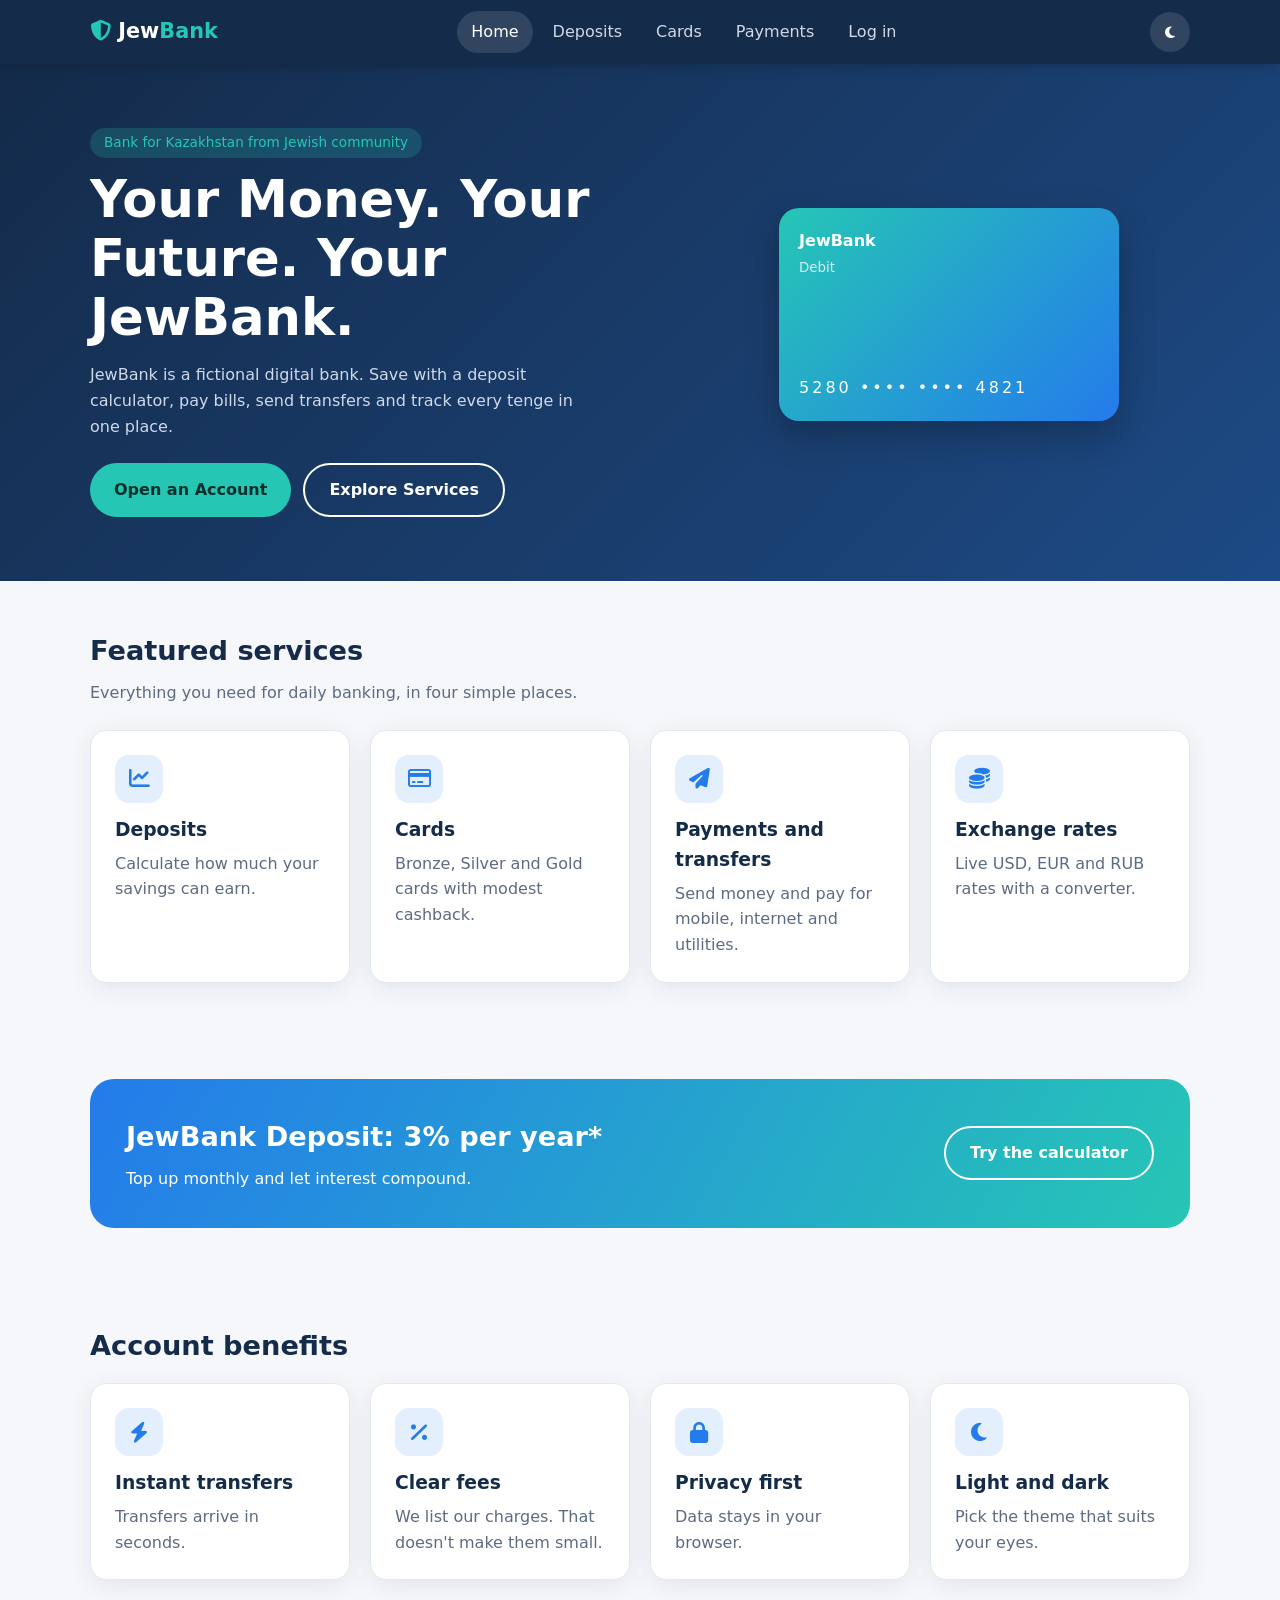
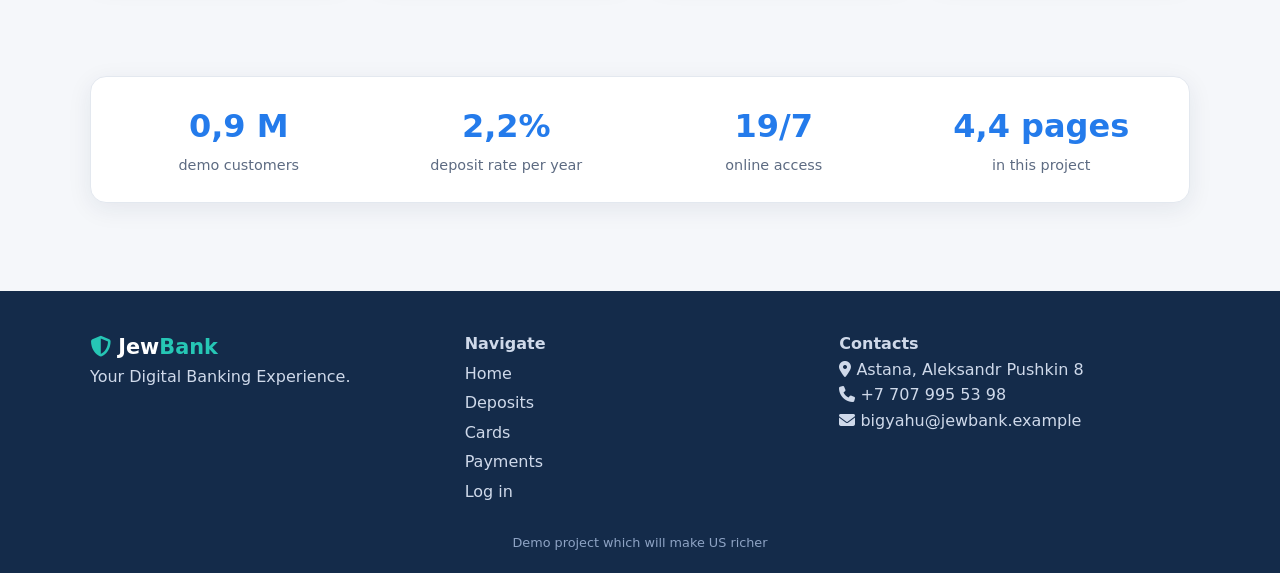
<file: index.html>
<!DOCTYPE html>
<html lang="en">

<head>
    <meta charset="UTF-8">
    <meta name="viewport" content="width=device-width,initial-scale=1">
    <title>Home — JewBank</title>
    <meta name="description" content="JewBank: demo digital banking website (university project).">
    <link rel="stylesheet" href="https://cdnjs.cloudflare.com/ajax/libs/font-awesome/6.5.2/css/all.min.css">
    <link rel="stylesheet" href="css/style.css">
    <script src="js/main.js" defer></script>
</head>

<body>
    <main>
        <section class="hero">
            <div class="wrap hero-in">
                <div><span class="pill">Bank for Kazakhstan from Jewish community</span>
                    <h1>Your Money. Your Future. Your JewBank.</h1>
                    <p>JewBank is a fictional digital bank. Save with a deposit calculator, pay bills, send
                        transfers and track every tenge in one place.</p>
                    <div class="row"><a class="btn btn-teal" href="auth.html#signup">Open an Account</a><a
                            class="btn btn-ghost" href="#services">Explore Services</a></div>
                </div>
                <div>
                    <div class="vcard v-teal float">
                        <div><b>JewBank</b><br><small>Debit</small></div>
                        <div class="num">5280 •••• •••• 4821</div>
                    </div>
                </div>
            </div>
        </section>
        <section id="services">
            <div class="wrap">
                <h2>Featured services</h2>
                <p class="lead">Everything you need for daily banking, in four simple places.</p>
                <div class="grid">
                    <a class="card reveal" href="deposits.html">
                        <div class="ico"><i class="fa-solid fa-chart-line"></i></div>
                        <h3>Deposits</h3>
                        <p class="muted">Calculate how much your savings can earn.</p>
                    </a>
                    <a class="card reveal" href="cards.html">
                        <div class="ico"><i class="fa-regular fa-credit-card"></i></div>
                        <h3>Cards</h3>
                        <p class="muted">Bronze, Silver and Gold cards with modest cashback.</p>
                    </a>
                    <a class="card reveal" href="payments.html">
                        <div class="ico"><i class="fa-solid fa-paper-plane"></i></div>
                        <h3>Payments and transfers</h3>
                        <p class="muted">Send money and pay for mobile, internet and utilities.</p>
                    </a>
                    <a class="card reveal" href="payments.html#rates">
                        <div class="ico"><i class="fa-solid fa-coins"></i></div>
                        <h3>Exchange rates</h3>
                        <p class="muted">Live USD, EUR and RUB rates with a converter.</p>
                    </a>
                </div>
            </div>
        </section>
        <section>
            <div class="wrap">
                <div class="promo reveal">
                    <div>
                        <h2>JewBank Deposit: 3% per year*</h2>
                        <p>Top up monthly and let interest compound.<br><small></small></p>
                    </div><a class="btn btn-ghost" href="deposits.html">Try the calculator</a>
                </div>
            </div>
        </section>
        <section>
            <div class="wrap">
                <h2>Account benefits</h2>
                <div class="grid" style="margin-top:16px">
                    <div class="card hov reveal">
                        <div class="ico"><i class="fa-solid fa-bolt"></i></div>
                        <h3>Instant transfers</h3>
                        <p class="muted">Transfers arrive in seconds.</p>
                    </div>
                    <div class="card hov reveal">
                        <div class="ico"><i class="fa-solid fa-percent"></i></div>
                        <h3>Clear fees</h3>
                        <p class="muted">We list our charges. That doesn't make them small.</p>
                    </div>
                    <div class="card hov reveal">
                        <div class="ico"><i class="fa-solid fa-lock"></i></div>
                        <h3>Privacy first</h3>
                        <p class="muted">Data stays in your browser.</p>
                    </div>
                    <div class="card hov reveal">
                        <div class="ico"><i class="fa-solid fa-moon"></i></div>
                        <h3>Light and dark</h3>
                        <p class="muted">Pick the theme that suits your eyes.</p>
                    </div>
                </div>
            </div>
        </section>
        <section>
            <div class="wrap">
                <div class="card">
                    <div class="grid">
                        <div class="stat"><b data-count="1.2" data-suffix=" M">0</b><span>demo customers</span></div>
                        <div class="stat"><b data-count="3" data-suffix="%">0</b><span>deposit rate per year</span></div>
                        <div class="stat"><b data-count="24" data-suffix="/7">0</b><span>online access</span></div>
                        <div class="stat"><b data-count="6" data-suffix=" pages">0</b><span>in this project</span></div>
                    </div>
                   </div>
            </div>
        </section>
    </main>
</body>

</html>
</file>
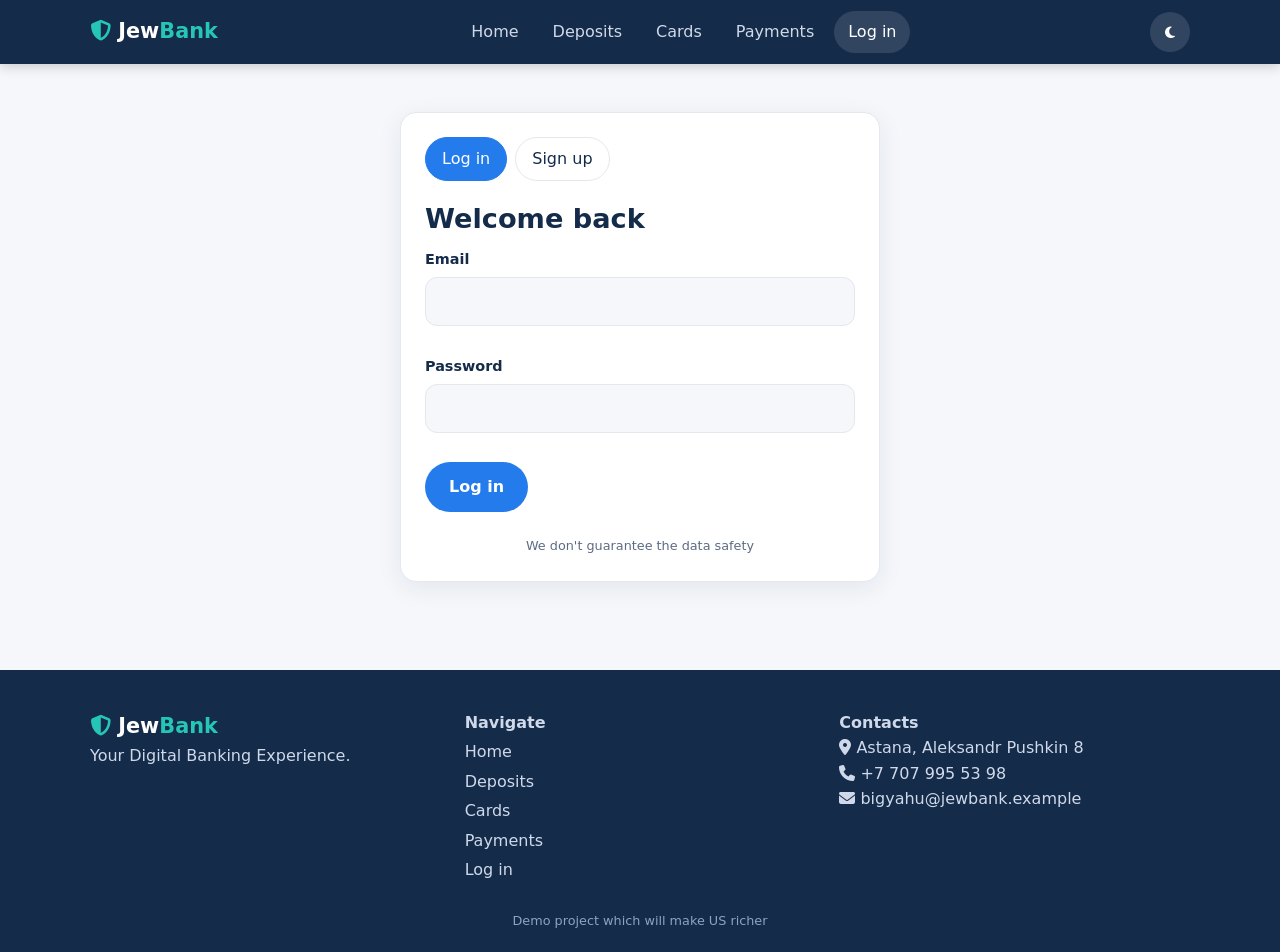
<file: auth.html>
<!DOCTYPE html>
<html lang="en">

<head>
    <meta charset="UTF-8">
    <meta name="viewport" content="width=device-width,initial-scale=1">
    <title>Log in or sign up — JewBank</title>
    <meta name="description" content="JewBank: demo digital banking website (university project).">
    <link rel="stylesheet" href="https://cdnjs.cloudflare.com/ajax/libs/font-awesome/6.5.2/css/all.min.css">
    <link rel="stylesheet" href="css/style.css">
    <script src="js/main.js" defer></script>
    <script src="js/auth.js" defer></script>
</head>

<body>
    <main>
        <section>
            <div class="wrap" style="max-width:520px">
                <div class="card">
                    <div class="tabs"><button class="chip on" data-tab="login">Log in</button><button class="chip"
                            data-tab="signup">Sign up</button></div>
                    <div class="alert bad" id="authMsg" hidden></div>
                    <form id="loginForm" novalidate>
                        <h2>Welcome back</h2>
                        <label>Email<input id="l_email" autocomplete="email"><small class="err"
                                data-for="l_email"></small></label>
                        <label>Password<input id="l_pass" type="password" autocomplete="current-password"><small
                                class="err" data-for="l_pass"></small></label>
                        <button class="btn btn-primary" type="submit">Log in</button>
                    </form>
                    <form id="signupForm" novalidate hidden>
                        <h2>Create your account</h2>
                        <label>Full name<input id="s_name" autocomplete="name"><small class="err"
                                data-for="s_name"></small></label>
                        <label>Email<input id="s_email" autocomplete="email"><small class="err"
                                data-for="s_email"></small></label>
                        <label>Phone<input id="s_phone" placeholder="+7 777 123 45 67"><small class="err"
                                data-for="s_phone"></small></label>
                        <label>Password<input id="s_pass" type="password" autocomplete="new-password"><small class="err"
                                data-for="s_pass"></small></label>
                        <label>Confirm password<input id="s_pass2" type="password" autocomplete="new-password"><small
                                class="err" data-for="s_pass2"></small></label>
                        <p class="muted" style="font-size:.85rem;margin-bottom:12px">8+ characters, one uppercase
                            letter, one number, one special character.</p>
                        <button class="btn btn-primary" type="submit">Create account</button>
                    </form>
                    <p class="fine" style="color:var(--muted)">We don't guarantee the data safety</p>
                </div>
            </div>
        </section>
    </main>
</body>

</html>
</file>
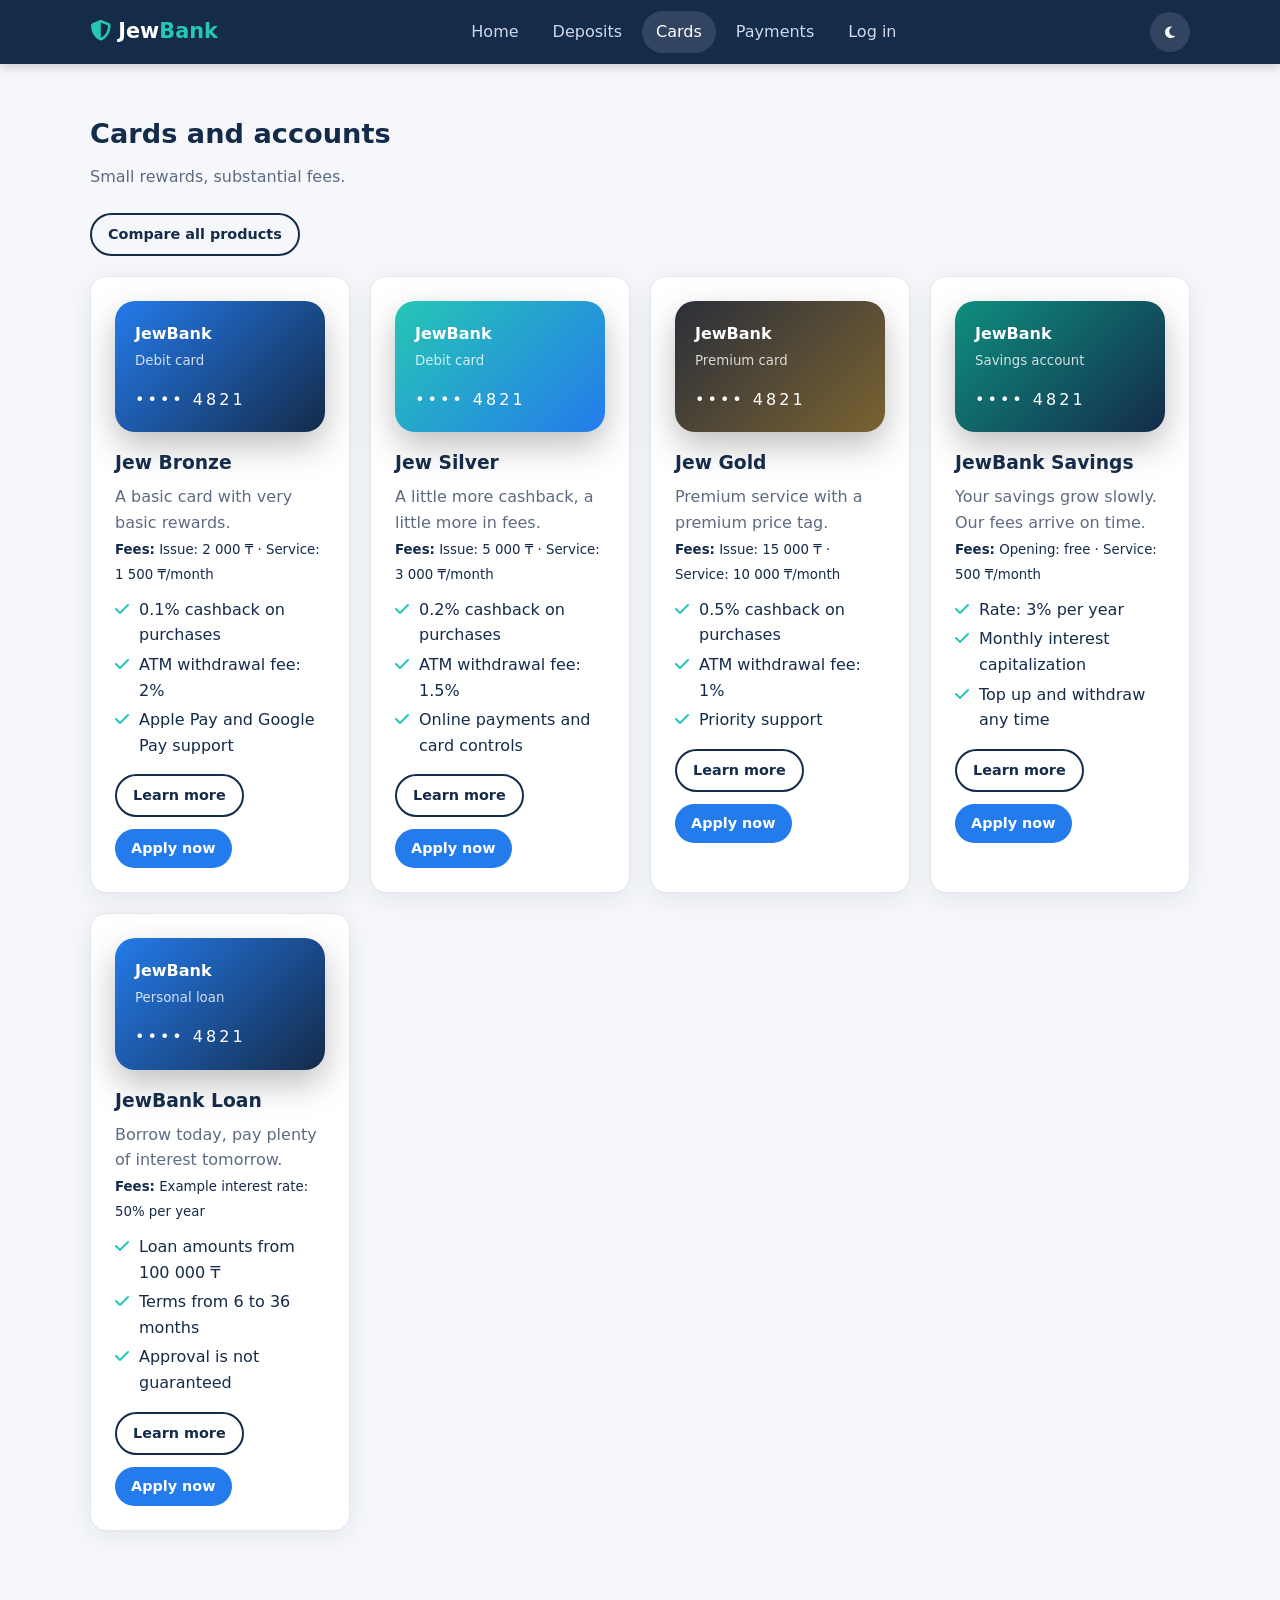
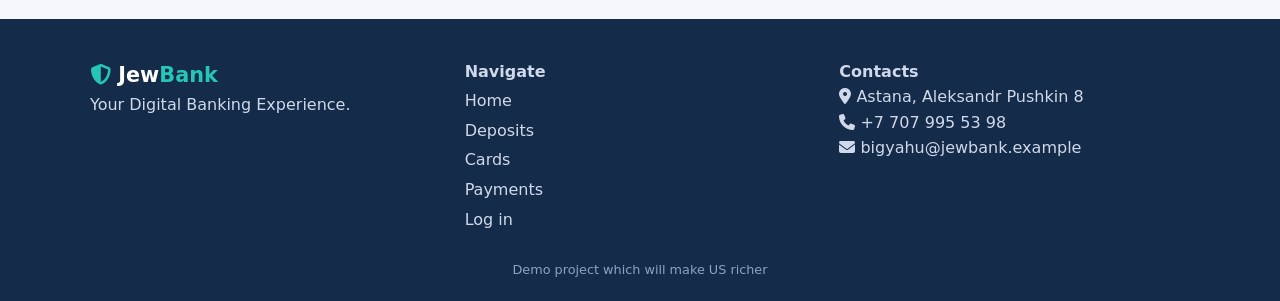
<file: cards.html>
<!DOCTYPE html>
<html lang="en">

<head>
    <meta charset="UTF-8">
    <meta name="viewport" content="width=device-width,initial-scale=1">
    <title>Cards — JewBank</title>
    <meta name="description" content="JewBank: demo digital banking website (university project).">
    <link rel="stylesheet" href="https://cdnjs.cloudflare.com/ajax/libs/font-awesome/6.5.2/css/all.min.css">
    <link rel="stylesheet" href="css/style.css">
    <script src="js/main.js" defer></script>
</head>

<body>
    <main>
        <section>
            <div class="wrap">
                <h2>Cards and accounts</h2>
                <p class="lead">Small rewards, substantial fees.</p>
                <div class="row" style="margin-bottom:20px"><button class="btn btn-ghost btn-sm" id="compareBtn">Compare
                        all products</button></div>
                <div class="grid" id="products"></div>
            </div>
        </section>
    </main>
</body>

</html>
</file>
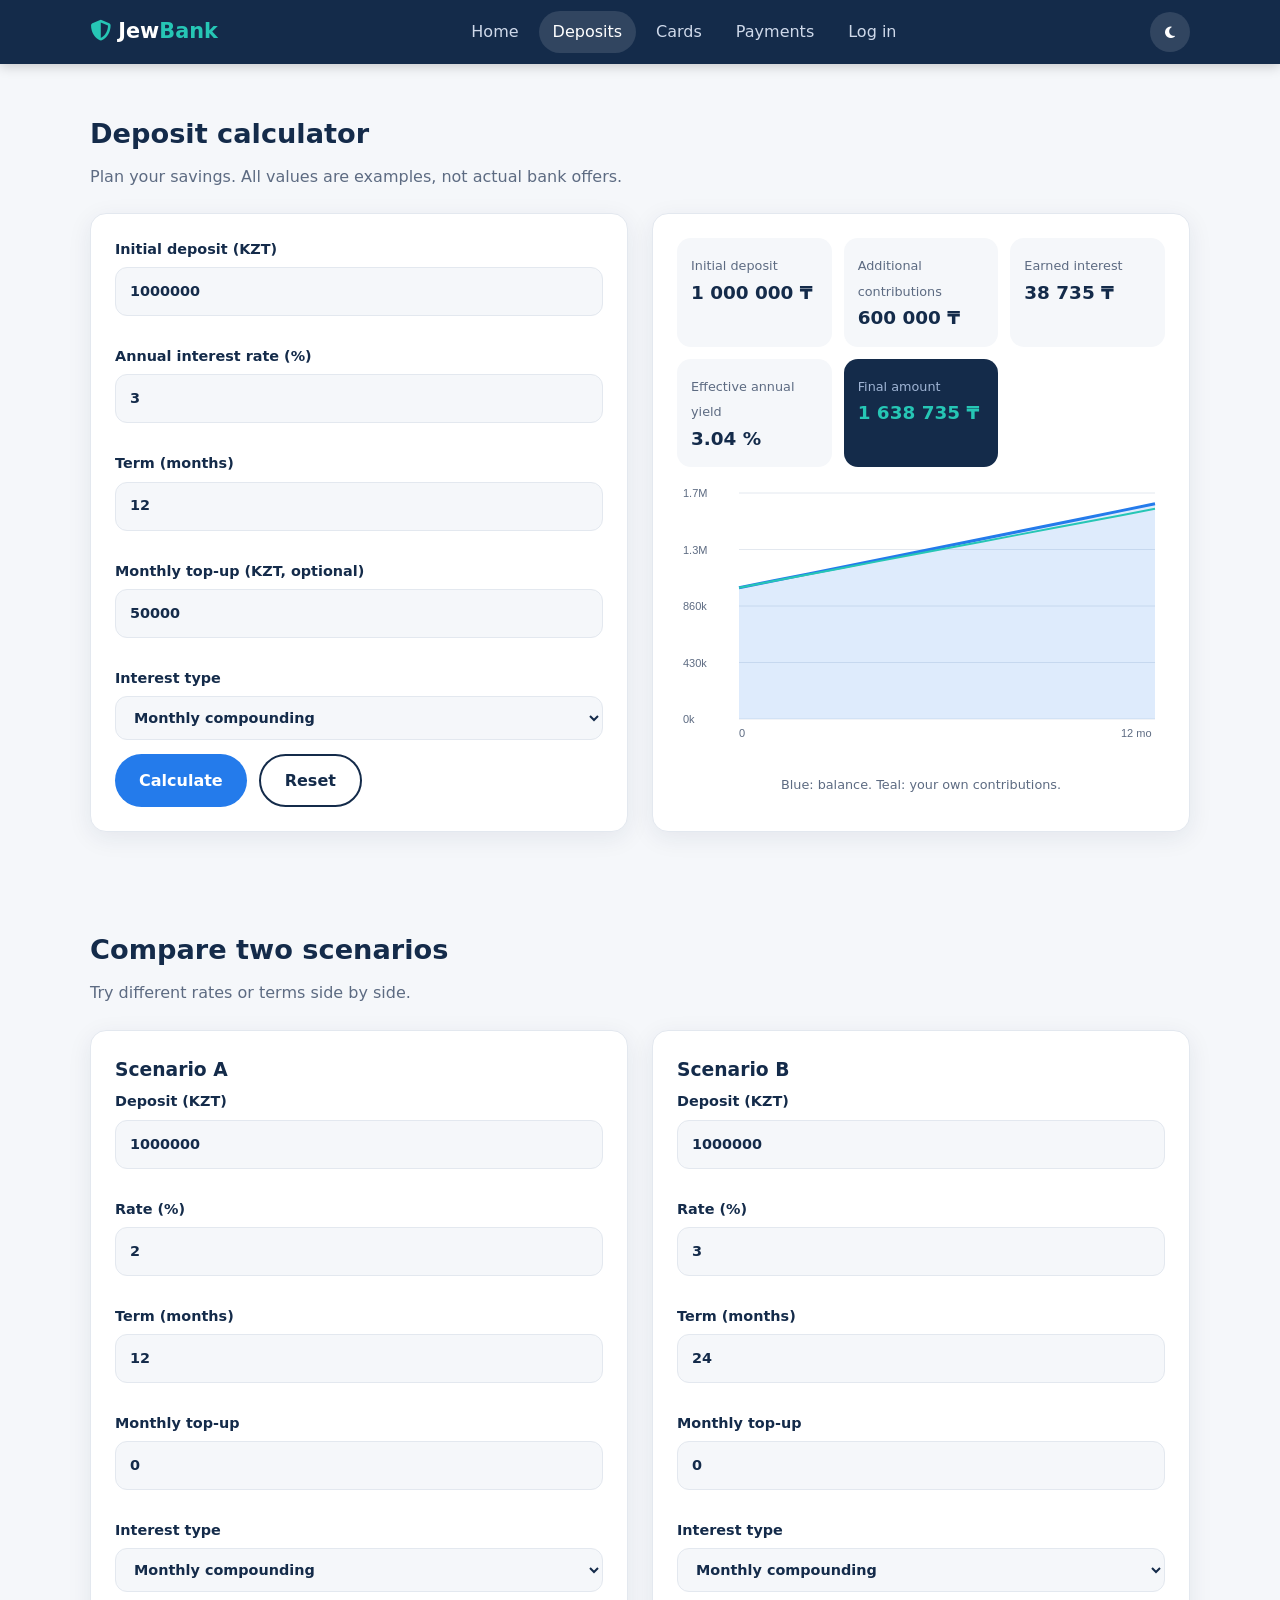
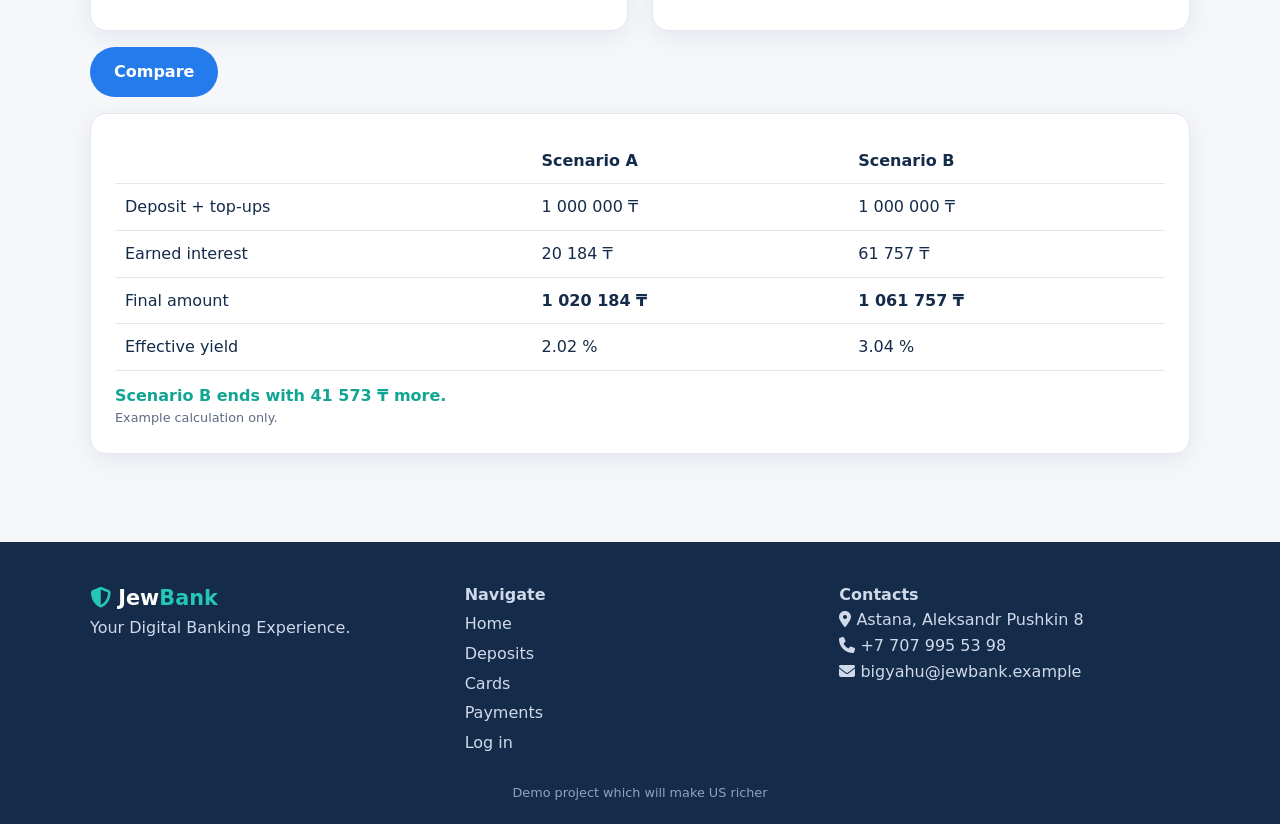
<file: deposits.html>
<!DOCTYPE html>
<html lang="en">

<head>
    <meta charset="UTF-8">
    <meta name="viewport" content="width=device-width,initial-scale=1">
    <title>Deposits — JewBank</title>
    <meta name="description" content="JewBank: demo digital banking website (university project).">
    <link rel="stylesheet" href="https://cdnjs.cloudflare.com/ajax/libs/font-awesome/6.5.2/css/all.min.css">
    <link rel="stylesheet" href="css/style.css">
    <script src="js/main.js" defer></script>
    <script src="js/calculator.js" defer></script>
</head>

<body>
    <main>
        <section>
            <div class="wrap">
                <h2>Deposit calculator</h2>
                <p class="lead">Plan your savings. All values are examples, not actual bank offers.</p>
                <div class="grid-2">
                    <form class="card" id="calcForm" novalidate>
                        <label>Initial deposit (KZT)<input id="amount" inputmode="decimal" value="1000000"><small
                                class="err" data-for="amount"></small></label>
                        <label>Annual interest rate (%)<input id="rate" inputmode="decimal" value="3"><small
                                class="err" data-for="rate"></small></label>
                        <label>Term (months)<input id="term" inputmode="numeric" value="12"><small class="err"
                                data-for="term"></small></label>
                        <label>Monthly top-up (KZT, optional)<input id="topup" inputmode="decimal" value="50000"><small
                                class="err" data-for="topup"></small></label>
                        <label>Interest type<select id="cap">
                                <option value="1">Monthly compounding</option>
                                <option value="0">Simple interest</option>
                            </select></label>
                        <div class="row"><button class="btn btn-primary" type="submit">Calculate</button><button
                                class="btn btn-ghost" type="button" id="resetBtn">Reset</button></div>
                    </form>
                    <div class="card">
                        <div class="res" id="results"></div><canvas id="chart" height="260"
                            aria-label="Savings growth chart"></canvas>
                        <p class="fine" style="color:var(--muted)">Blue: balance. Teal: your own contributions.</p>
                    </div>
                </div>
            </div>
        </section>
        <section>
            <div class="wrap">
                <h2>Compare two scenarios</h2>
                <p class="lead">Try different rates or terms side by side.</p>
                <div class="grid-2">
                    <div class="card">
                        <h3>Scenario A</h3>
                        <label>Deposit (KZT)<input id="a_amount" value="1000000"><small class="err"
                                data-for="a_amount"></small></label><label>Rate (%)<input id="a_rate" value="2"><small
                                class="err" data-for="a_rate"></small></label>
                        <label>Term (months)<input id="a_term" value="12"><small class="err"
                                data-for="a_term"></small></label><label>Monthly top-up<input id="a_topup"
                                value="0"><small class="err" data-for="a_topup"></small></label>
                        <label>Interest type<select id="a_cap">
                                <option value="1">Monthly compounding</option>
                                <option value="0">Simple interest</option>
                            </select></label>
                    </div>
                    <div class="card">
                        <h3>Scenario B</h3>
                        <label>Deposit (KZT)<input id="b_amount" value="1000000"><small class="err"
                                data-for="b_amount"></small></label><label>Rate (%)<input id="b_rate" value="3"><small
                                class="err" data-for="b_rate"></small></label>
                        <label>Term (months)<input id="b_term" value="24"><small class="err"
                                data-for="b_term"></small></label><label>Monthly top-up<input id="b_topup"
                                value="0"><small class="err" data-for="b_topup"></small></label>
                        <label>Interest type<select id="b_cap">
                                <option value="1">Monthly compounding</option>
                                <option value="0">Simple interest</option>
                            </select></label>
                    </div>
                </div>
                <div class="row" style="margin-top:16px"><button class="btn btn-primary" id="cmpBtn"
                        type="button">Compare</button></div>
                <div class="card tbl" id="cmpOut" style="margin-top:16px" hidden></div>
            </div>
        </section>
    </main>
</body>

</html>
</file>
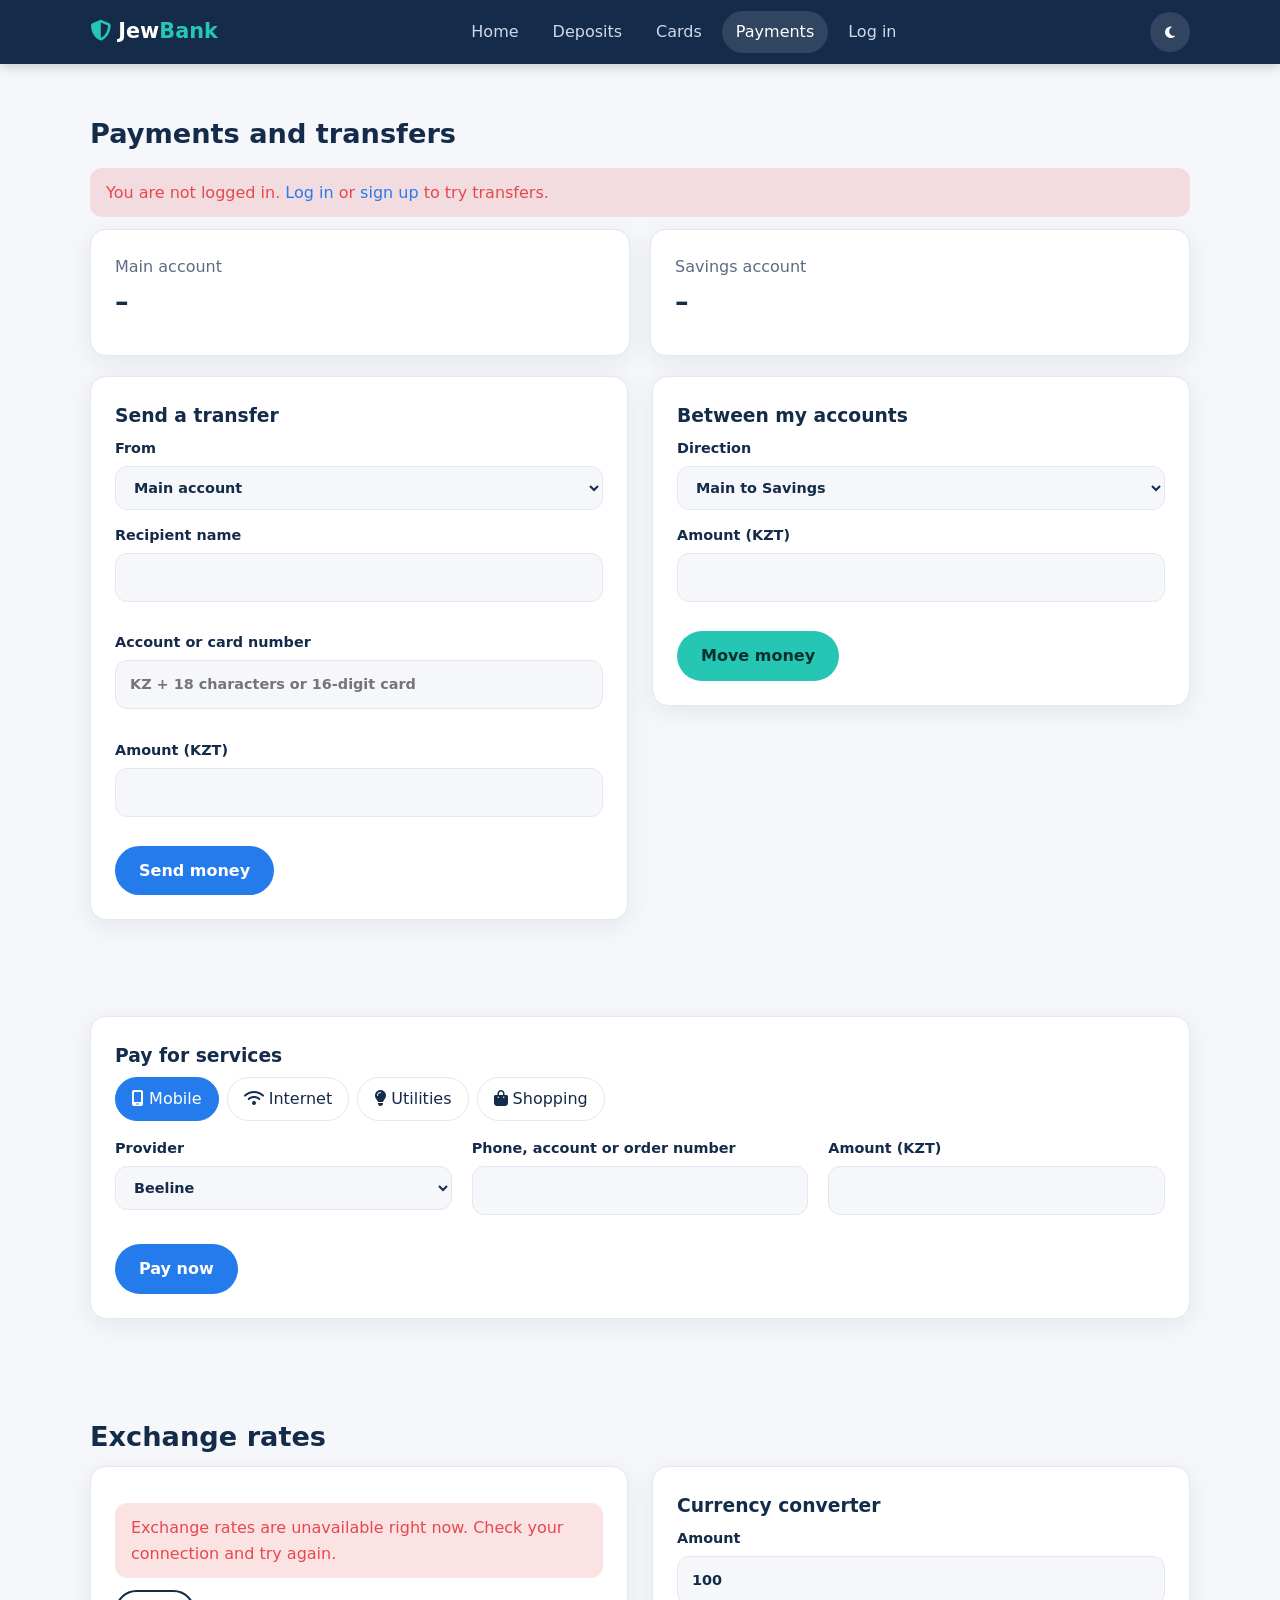
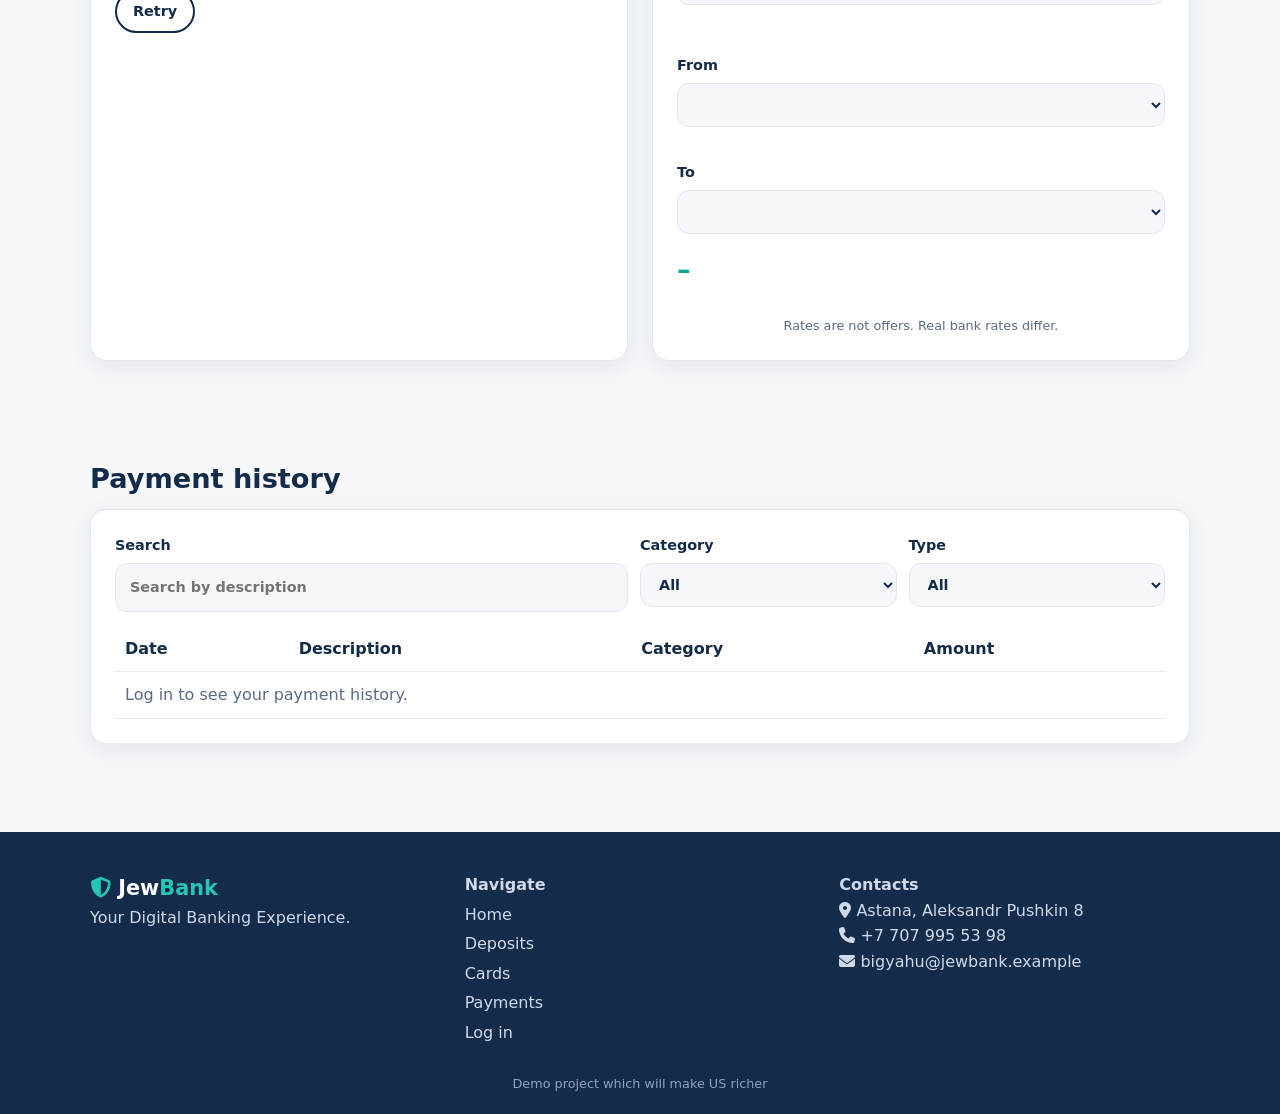
<file: payments.html>
<!DOCTYPE html>
<html lang="en">

<head>
    <meta charset="UTF-8">
    <meta name="viewport" content="width=device-width,initial-scale=1">
    <title>Payments — JewBank</title>
    <meta name="description" content="JewBank: demo digital banking website (university project).">
    <link rel="stylesheet" href="https://cdnjs.cloudflare.com/ajax/libs/font-awesome/6.5.2/css/all.min.css">
    <link rel="stylesheet" href="css/style.css">
    <script src="js/main.js" defer></script>
    <script src="js/api.js" defer></script>
    <script src="js/payments.js" defer></script>
</head>

<body>
    <main>
        <section>
            <div class="wrap">
                <h2>Payments and transfers</h2>
                
                <div class="alert bad" id="needLogin" hidden>You are not logged in. <a href="auth.html#login">Log in</a>
                    or <a href="auth.html#signup">sign up</a> to try transfers.</div>
                <div class="grid">
                    <div class="card"><span class="muted">Main account</span>
                        <h2 id="balMain">–</h2>
                    </div>
                    <div class="card"><span class="muted">Savings account</span>
                        <h2 id="balSav">–</h2>
                    </div>
                </div>
                <div class="grid-2" style="margin-top:20px">
                    <form class="card" id="tForm" novalidate>
                        <h3>Send a transfer</h3>
                        <label>From<select id="t_from">
                                <option value="balance">Main account</option>
                                <option value="savings">Savings account</option>
                            </select></label>
                        <label>Recipient name<input id="t_name"><small class="err" data-for="t_name"></small></label>
                        <label>Account or card number<input id="t_acc"
                                placeholder="KZ + 18 characters or 16-digit card"><small class="err"
                                data-for="t_acc"></small></label>
                        <label>Amount (KZT)<input id="t_amt" inputmode="decimal"><small class="err"
                                data-for="t_amt"></small></label>
                        <div class="alert" id="t_msg" hidden></div><button class="btn btn-primary">Send money</button>
                    </form>
                    <div>
                        <form class="card" id="oForm" novalidate>
                            <h3>Between my accounts</h3>
                            <label>Direction<select id="o_dir">
                                    <option value="ms">Main to Savings</option>
                                    <option value="sm">Savings to Main</option>
                                </select></label>
                            <label>Amount (KZT)<input id="o_amt" inputmode="decimal"><small class="err"
                                    data-for="o_amt"></small></label>
                            <div class="alert" id="o_msg" hidden></div><button class="btn btn-teal">Move money</button>
                        </form>
                    </div>
                </div>
            </div>
        </section>
        <section id="pay">
            <div class="wrap">
                <form class="card" id="pForm" novalidate>
                    <h3>Pay for services</h3>
                    <div class="tabs" id="cats"><button type="button" class="chip on" data-cat="Mobile"><i
                                class="fa-solid fa-mobile-screen"></i> Mobile</button><button type="button" class="chip"
                            data-cat="Internet"><i class="fa-solid fa-wifi"></i> Internet</button><button type="button"
                            class="chip" data-cat="Utilities"><i class="fa-solid fa-lightbulb"></i>
                            Utilities</button><button type="button" class="chip" data-cat="Shopping"><i
                                class="fa-solid fa-bag-shopping"></i> Shopping</button></div>
                    <div class="grid"><label>Provider<select id="p_prov"></select></label><label>Phone, account or order
                            number<input id="p_ref"><small class="err" data-for="p_ref"></small></label><label>Amount
                            (KZT)<input id="p_amt" inputmode="decimal"><small class="err"
                                data-for="p_amt"></small></label></div>
                    <div class="alert" id="p_msg" hidden></div><button class="btn btn-primary">Pay now</button>
                </form>
            </div>
        </section>
        <section id="rates">
            <div class="wrap">
                <h2>Exchange rates</h2>
                
                <div class="grid-2">
                    <div class="card" id="ratesBox"><span class="spin"></span> Loading rates…</div>
                    <form class="card" id="convForm" novalidate>
                        <h3>Currency converter</h3>
                        <div class="grid"><label>Amount<input id="c_amt" inputmode="decimal" value="100"><small
                                    class="err" data-for="c_amt"></small></label><label>From<select
                                    id="c_from"></select></label><label>To<select id="c_to"></select></label></div>
                        <h2 id="c_out" class="pos">–</h2>
                        <p class="fine" style="color:var(--muted)">Rates are not offers. Real bank rates differ.</p>
                    </form>
                </div>
            </div>
        </section>
        <section>
            <div class="wrap">
                <h2>Payment history</h2>
                <div class="card">
                    <div class="filters"><label>Search<input id="q" placeholder="Search by description"></label>
                        <label>Category<select id="fcat">
                                <option value="">All</option>
                                <option>Transfer</option>
                                <option>Own transfer</option>
                                <option>Mobile</option>
                                <option>Internet</option>
                                <option>Utilities</option>
                                <option>Shopping</option>
                            </select></label>
                        <label>Type<select id="ftype">
                                <option value="">All</option>
                                <option value="out">Outgoing</option>
                                <option value="in">Incoming</option>
                                <option value="own">Own accounts</option>
                            </select></label>
                    </div>
                    <div class="tbl">
                        <table>
                            <thead>
                                <tr>
                                    <th>Date</th>
                                    <th>Description</th>
                                    <th>Category</th>
                                    <th>Amount</th>
                                </tr>
                            </thead>
                            <tbody id="hist"></tbody>
                        </table>
                    </div>
                </div>
            </div>
        </section>
    </main>
</body>

</html>
</file>
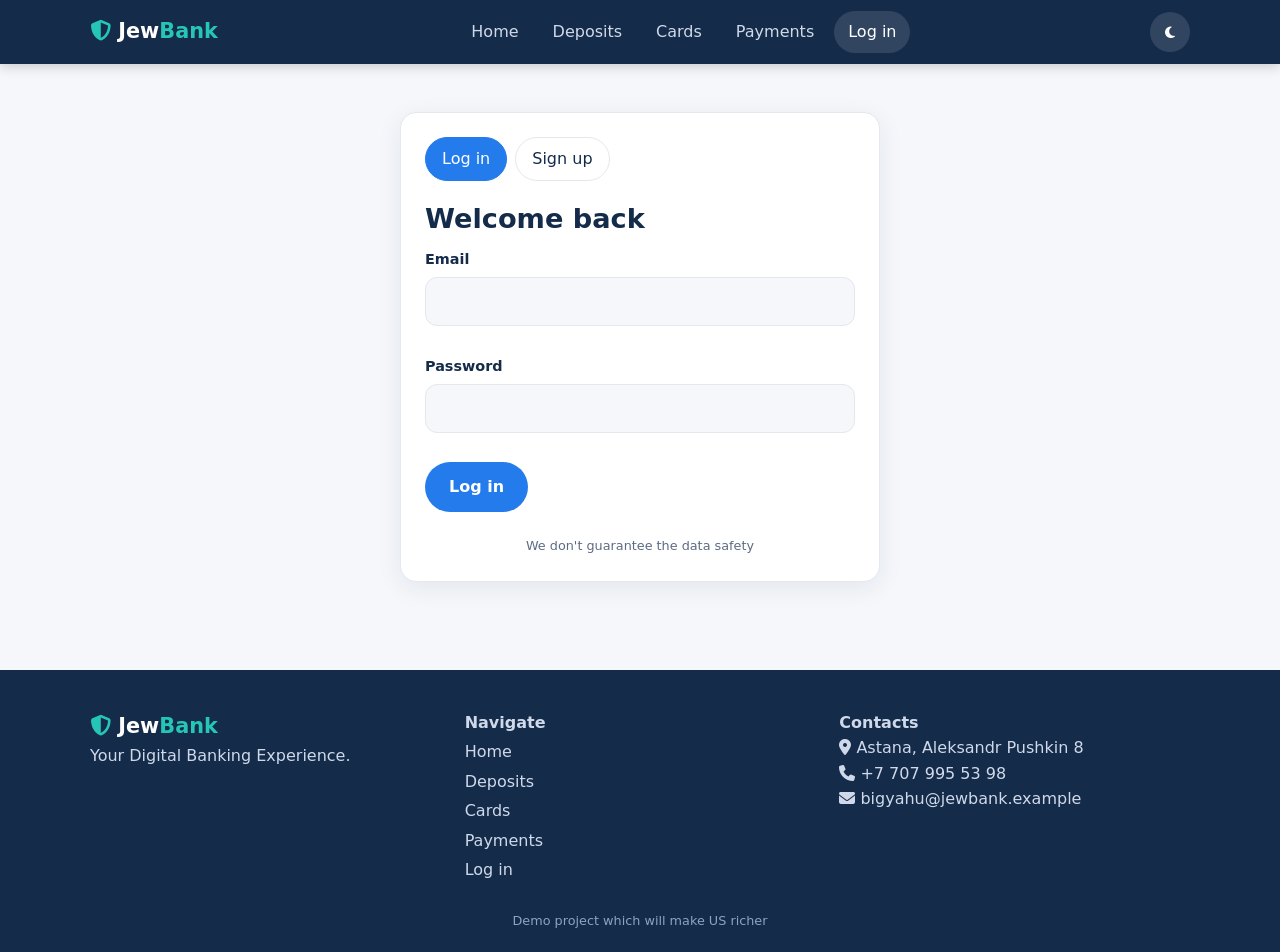
<file: profile.html>
<!DOCTYPE html>
<html lang="en">

<head>
    <meta charset="UTF-8">
    <meta name="viewport" content="width=device-width,initial-scale=1">
    <title>Profile — JewBank</title>
    <meta name="description" content="JewBank: demo digital banking website (university project).">
    <link rel="stylesheet" href="https://cdnjs.cloudflare.com/ajax/libs/font-awesome/6.5.2/css/all.min.css">
    <link rel="stylesheet" href="css/style.css">
    <script src="js/main.js" defer></script>
    <script src="js/auth.js" defer></script>
</head>

<body>
    <main>
        <section>
            <div class="wrap" id="profile" hidden>
                <h1 id="welcome" style="font-size:2rem"></h1>
                <p class="lead">Demo data for illustration only.</p>
                <div class="row" style="margin-bottom:20px"><a class="btn btn-primary btn-sm" href="deposits.html">New
                        deposit</a><a class="btn btn-teal btn-sm" href="payments.html">Transfer money</a><a
                        class="btn btn-ghost btn-sm" href="payments.html#pay">Pay bills</a><button
                        class="btn btn-ghost btn-sm" id="editBtn">Edit profile</button><button
                        class="btn btn-ghost btn-sm" id="logoutBtn">Log out</button></div>
                <div class="grid">
                    <div class="card"><span class="muted">Total balance</span>
                        <h2 id="pTotal"></h2>
                    </div>
                    <div class="card"><span class="muted">Main account</span>
                        <h2 id="pMain"></h2><small class="muted">KZ00 SMRT 0000 0000 01</small>
                    </div>
                    <div class="card"><span class="muted">Savings account</span>
                        <h2 id="pSav"></h2><small class="muted">KZ00 SMRT 0000 0000 02</small>
                    </div>
                </div>
                <div class="grid-2" style="margin-top:20px">
                    <div class="card">
                        <h3>Your details</h3>
                        <div class="kv" id="pInfo"></div>
                    </div>
                    <div class="card">
                        <h3>Deposit summary</h3>
                        <p id="pDep" class="muted"></p><a class="btn btn-ghost btn-sm" href="deposits.html">Open
                            calculator</a>
                    </div>
                </div>
                <div class="card" style="margin-top:20px">
                    <h3>Recent transactions</h3>
                    <div class="tbl">
                        <table>
                            <tbody id="pTx"></tbody>
                        </table>
                    </div>
                </div>
            </div>
        </section>
    </main>
</body>

</html>
</file>
<file: css/style.css>
:root {
    --navy: #142B4A;
    --blue: #247BEB;
    --teal: #26C6B5;
    --bg: #F5F7FA;
    --card: #fff;
    --text: #142B4A;
    --muted: #5d6b82;
    --line: #e3e8ef;
    --shadow: 0 6px 24px rgba(20, 43, 74, .08);
    --r: 16px
}

[data-theme=dark] {
    --bg: #0f1724;
    --card: #182233;
    --text: #e8edf5;
    --muted: #9aa8bf;
    --line: #2a374d;
    --shadow: 0 6px 24px rgba(0, 0, 0, .4)
}

* {
    box-sizing: border-box;
    margin: 0
}

html {
    scroll-behavior: smooth
}

body {
    font-family: "Segoe UI", system-ui, -apple-system, Roboto, sans-serif;
    background: var(--bg);
    color: var(--text);
    line-height: 1.6;
    transition: background .3s, color .3s;
    overflow-x: hidden
}

a {
    color: var(--blue);
    text-decoration: none
}

img,
canvas {
    max-width: 100%
}

.wrap {
    max-width: 1140px;
    margin: auto;
    padding: 0 20px
}

section {
    padding: 48px 0
}

h1 {
    font-size: clamp(2rem, 5vw, 3.2rem);
    line-height: 1.15
}

h2 {
    font-size: 1.7rem;
    margin-bottom: 8px
}

h3 {
    margin-bottom: 6px
}

.lead {
    color: var(--muted);
    max-width: 60ch;
    margin-bottom: 24px
}

.site-header {
    position: sticky;
    top: 0;
    z-index: 50;
    background: var(--navy);
    color: #fff;
    box-shadow: 0 2px 12px rgba(0, 0, 0, .2)
}

.bar {
    display: flex;
    align-items: center;
    justify-content: space-between;
    height: 64px;
    gap: 12px
}

.logo {
    color: #fff;
    font-size: 1.3rem;
    font-weight: 600
}

.logo i {
    color: var(--teal)
}

.logo b {
    color: var(--teal)
}

nav {
    display: flex;
    gap: 6px
}

nav a {
    color: #cfd9ea;
    padding: 8px 14px;
    border-radius: 999px;
    transition: .2s
}

nav a:hover,
nav a.act {
    background: rgba(255, 255, 255, .12);
    color: #fff
}

.tools {
    display: flex;
    gap: 8px
}

.icon-btn {
    background: rgba(255, 255, 255, .12);
    color: #fff;
    border: 0;
    width: 40px;
    height: 40px;
    border-radius: 50%;
    cursor: pointer;
    transition: .2s
}

.icon-btn:hover {
    background: var(--blue);
    transform: rotate(15deg)
}

#burger {
    display: none
}

.btn {
    display: inline-flex;
    align-items: center;
    gap: 8px;
    border: 0;
    border-radius: 999px;
    padding: 12px 24px;
    font: inherit;
    font-weight: 600;
    cursor: pointer;
    transition: transform .2s, box-shadow .2s, background .2s
}

.btn:hover {
    transform: translateY(-2px);
    box-shadow: 0 8px 20px rgba(36, 123, 235, .3)
}

.btn:active {
    transform: scale(.97)
}

.btn-primary {
    background: var(--blue);
    color: #fff
}

.btn-teal {
    background: var(--teal);
    color: #06302b
}

.btn-ghost {
    background: transparent;
    color: inherit;
    border: 2px solid currentColor
}

.btn-sm {
    padding: 8px 16px;
    font-size: .9rem
}

.row {
    display: flex;
    gap: 12px;
    flex-wrap: wrap
}

.hero {
    background: linear-gradient(135deg, var(--navy), #1d4a85);
    color: #fff;
    padding: 64px 0
}

.hero-in {
    display: grid;
    grid-template-columns: 1.2fr 1fr;
    gap: 40px;
    align-items: center
}

.hero p {
    color: #cfd9ea;
    margin: 16px 0 24px;
    max-width: 50ch
}

.pill {
    display: inline-block;
    background: rgba(38, 198, 181, .2);
    color: var(--teal);
    padding: 4px 14px;
    border-radius: 999px;
    font-size: .85rem;
    margin-bottom: 12px
}

.grid {
    display: grid;
    gap: 20px;
    grid-template-columns: repeat(auto-fit, minmax(240px, 1fr))
}

.grid-2 {
    display: grid;
    gap: 24px;
    grid-template-columns: repeat(auto-fit, minmax(320px, 1fr))
}

.card {
    background: var(--card);
    border: 1px solid var(--line);
    border-radius: var(--r);
    padding: 24px;
    box-shadow: var(--shadow);
    transition: transform .25s, box-shadow .25s;
    min-width: 0
}

a.card {
    color: inherit;
    display: block
}

.hov:hover,
a.card:hover {
    transform: translateY(-6px);
    box-shadow: 0 14px 34px rgba(36, 123, 235, .18)
}

.ico {
    width: 48px;
    height: 48px;
    border-radius: 14px;
    display: grid;
    place-items: center;
    background: rgba(36, 123, 235, .12);
    color: var(--blue);
    font-size: 1.3rem;
    margin-bottom: 12px
}

.promo {
    background: linear-gradient(120deg, var(--blue), var(--teal));
    color: #fff;
    border-radius: 24px;
    padding: 36px;
    display: flex;
    justify-content: space-between;
    align-items: center;
    gap: 20px;
    flex-wrap: wrap
}

.stat {
    text-align: center
}

.stat b {
    display: block;
    font-size: 2rem;
    color: var(--blue)
}

.stat span {
    color: var(--muted);
    font-size: .9rem
}

.vcard {
    aspect-ratio: 1.6;
    max-width: 340px;
    width: 100%;
    border-radius: 20px;
    padding: 20px;
    color: #fff;
    display: flex;
    flex-direction: column;
    justify-content: space-between;
    box-shadow: 0 14px 34px rgba(0, 0, 0, .25);
    margin: 0 auto 16px;
    transition: transform .3s
}

.vcard:hover {
    transform: rotate(-2deg) scale(1.03)
}

.vcard small {
    opacity: .8
}

.vcard .num {
    letter-spacing: 3px
}

.v-blue {
    background: linear-gradient(135deg, #247BEB, #142B4A)
}

.v-teal {
    background: linear-gradient(135deg, #26C6B5, #247BEB)
}

.v-gold {
    background: linear-gradient(135deg, #2b2f3a, #8a6d2f 120%)
}

.v-green {
    background: linear-gradient(135deg, #0e8f7f, #142B4A)
}

.float {
    animation: float 5s ease-in-out infinite
}

@keyframes float {
    50% {
        transform: translateY(-10px)
    }
}

ul.ticks {
    list-style: none;
    padding: 0;
    margin: 10px 0 16px
}

ul.ticks li {
    padding-left: 24px;
    position: relative;
    margin: 4px 0
}

ul.ticks li:before {
    content: "\f00c";
    font-family: "Font Awesome 6 Free";
    font-weight: 900;
    color: var(--teal);
    position: absolute;
    left: 0
}

label {
    display: block;
    font-weight: 600;
    font-size: .9rem;
    margin-bottom: 14px
}

input,
select {
    width: 100%;
    margin-top: 6px;
    padding: 12px 14px;
    border: 1.5px solid var(--line);
    border-radius: 12px;
    background: var(--bg);
    color: var(--text);
    font: inherit;
    transition: border .2s, box-shadow .2s
}

input:focus,
select:focus {
    outline: 0;
    border-color: var(--blue);
    box-shadow: 0 0 0 3px rgba(36, 123, 235, .2)
}

input.bad {
    border-color: #e5484d
}

.err {
    display: block;
    color: #e5484d;
    font-weight: 400;
    min-height: 1em;
    font-size: .82rem;
    margin-top: 2px
}

.alert {
    padding: 12px 16px;
    border-radius: 12px;
    margin: 12px 0;
    font-weight: 500
}

.alert.ok {
    background: rgba(38, 198, 181, .18);
    color: #0a7d70
}

.alert.bad {
    background: rgba(229, 72, 77, .15);
    color: #e5484d
}

[data-theme=dark] .alert.ok {
    color: var(--teal)
}

.res {
    display: grid;
    grid-template-columns: repeat(auto-fit, minmax(150px, 1fr));
    gap: 12px;
    margin-bottom: 16px
}

.res div {
    background: var(--bg);
    border-radius: 14px;
    padding: 14px;
    animation: pop .4s
}

.res span {
    font-size: .8rem;
    color: var(--muted)
}

.res b {
    display: block;
    font-size: 1.15rem
}

.res .big {
    background: var(--navy);
    color: #fff
}

.res .big span {
    color: #9fb4d4
}

.res .big b {
    color: var(--teal)
}

@keyframes pop {
    from {
        transform: scale(.92);
        opacity: .4
    }
}

.tabs {
    display: flex;
    gap: 8px;
    flex-wrap: wrap;
    margin-bottom: 16px
}

.chip {
    border: 1.5px solid var(--line);
    background: var(--card);
    color: var(--text);
    border-radius: 999px;
    padding: 8px 16px;
    cursor: pointer;
    font: inherit;
    transition: .2s
}

.chip:hover {
    border-color: var(--blue)
}

.chip.on {
    background: var(--blue);
    border-color: var(--blue);
    color: #fff
}

.tbl {
    overflow-x: auto
}

table {
    width: 100%;
    border-collapse: collapse
}

th,
td {
    text-align: left;
    padding: 10px;
    border-bottom: 1px solid var(--line);
    white-space: nowrap
}

.pos {
    color: #12a594;
    font-weight: 600
}

.neg {
    color: #e5484d;
    font-weight: 600
}

.muted {
    color: var(--muted)
}

.filters {
    display: grid;
    grid-template-columns: 2fr 1fr 1fr;
    gap: 12px
}

.modal-bg {
    position: fixed;
    inset: 0;
    background: rgba(10, 18, 32, .6);
    display: grid;
    place-items: center;
    z-index: 100;
    padding: 16px;
    animation: fade .2s
}

.modal {
    background: var(--card);
    border-radius: 20px;
    padding: 28px;
    max-width: 460px;
    width: 100%;
    max-height: 90vh;
    overflow: auto;
    animation: pop .25s;
    position: relative
}

.modal .x {
    position: absolute;
    right: 14px;
    top: 10px;
    background: none;
    border: 0;
    font-size: 1.6rem;
    color: var(--muted);
    cursor: pointer
}

@keyframes fade {
    from {
        opacity: 0
    }
}

#toasts {
    position: fixed;
    right: 16px;
    bottom: 16px;
    z-index: 200;
    display: grid;
    gap: 8px
}

.toast {
    background: var(--navy);
    color: #fff;
    padding: 12px 18px;
    border-radius: 12px;
    border-left: 4px solid var(--teal);
    animation: pop .3s;
    box-shadow: var(--shadow)
}

.toast.err {
    border-color: #e5484d
}

.spin {
    width: 22px;
    height: 22px;
    border: 3px solid var(--line);
    border-top-color: var(--blue);
    border-radius: 50%;
    animation: sp .8s linear infinite;
    display: inline-block;
    vertical-align: middle
}

@keyframes sp {
    to {
        transform: rotate(360deg)
    }
}

.reveal {
    opacity: 0;
    transform: translateY(16px);
    transition: .6s
}

.reveal.in {
    opacity: 1;
    transform: none
}

footer {
    background: var(--navy);
    color: #cfd9ea;
    padding: 40px 0 20px;
    margin-top: 40px
}

footer a {
    color: #cfd9ea;
    display: block;
    margin: 4px 0
}

footer a:hover {
    color: var(--teal)
}

.fgrid {
    display: grid;
    grid-template-columns: repeat(auto-fit, minmax(200px, 1fr));
    gap: 24px
}

.fine {
    font-size: .8rem;
    color: #8ea3c4;
    margin-top: 24px;
    text-align: center
}

.kv {
    display: grid;
    grid-template-columns: 90px 1fr;
    gap: 6px
}

.kv span {
    color: var(--muted)
}

@media(max-width:820px) {
    .hero-in {
        grid-template-columns: 1fr
    }

    #burger {
        display: inline-block
    }

    nav {
        display: none;
        position: absolute;
        top: 64px;
        left: 0;
        right: 0;
        background: var(--navy);
        flex-direction: column;
        padding: 12px 20px
    }

    nav.open {
        display: flex
    }

    .filters {
        grid-template-columns: 1fr
    }

    .grid-2 {
        grid-template-columns: 1fr
    }
}

@media(prefers-reduced-motion:reduce) {
    * {
        animation: none !important;
        transition: none !important
    }
}
</file>
